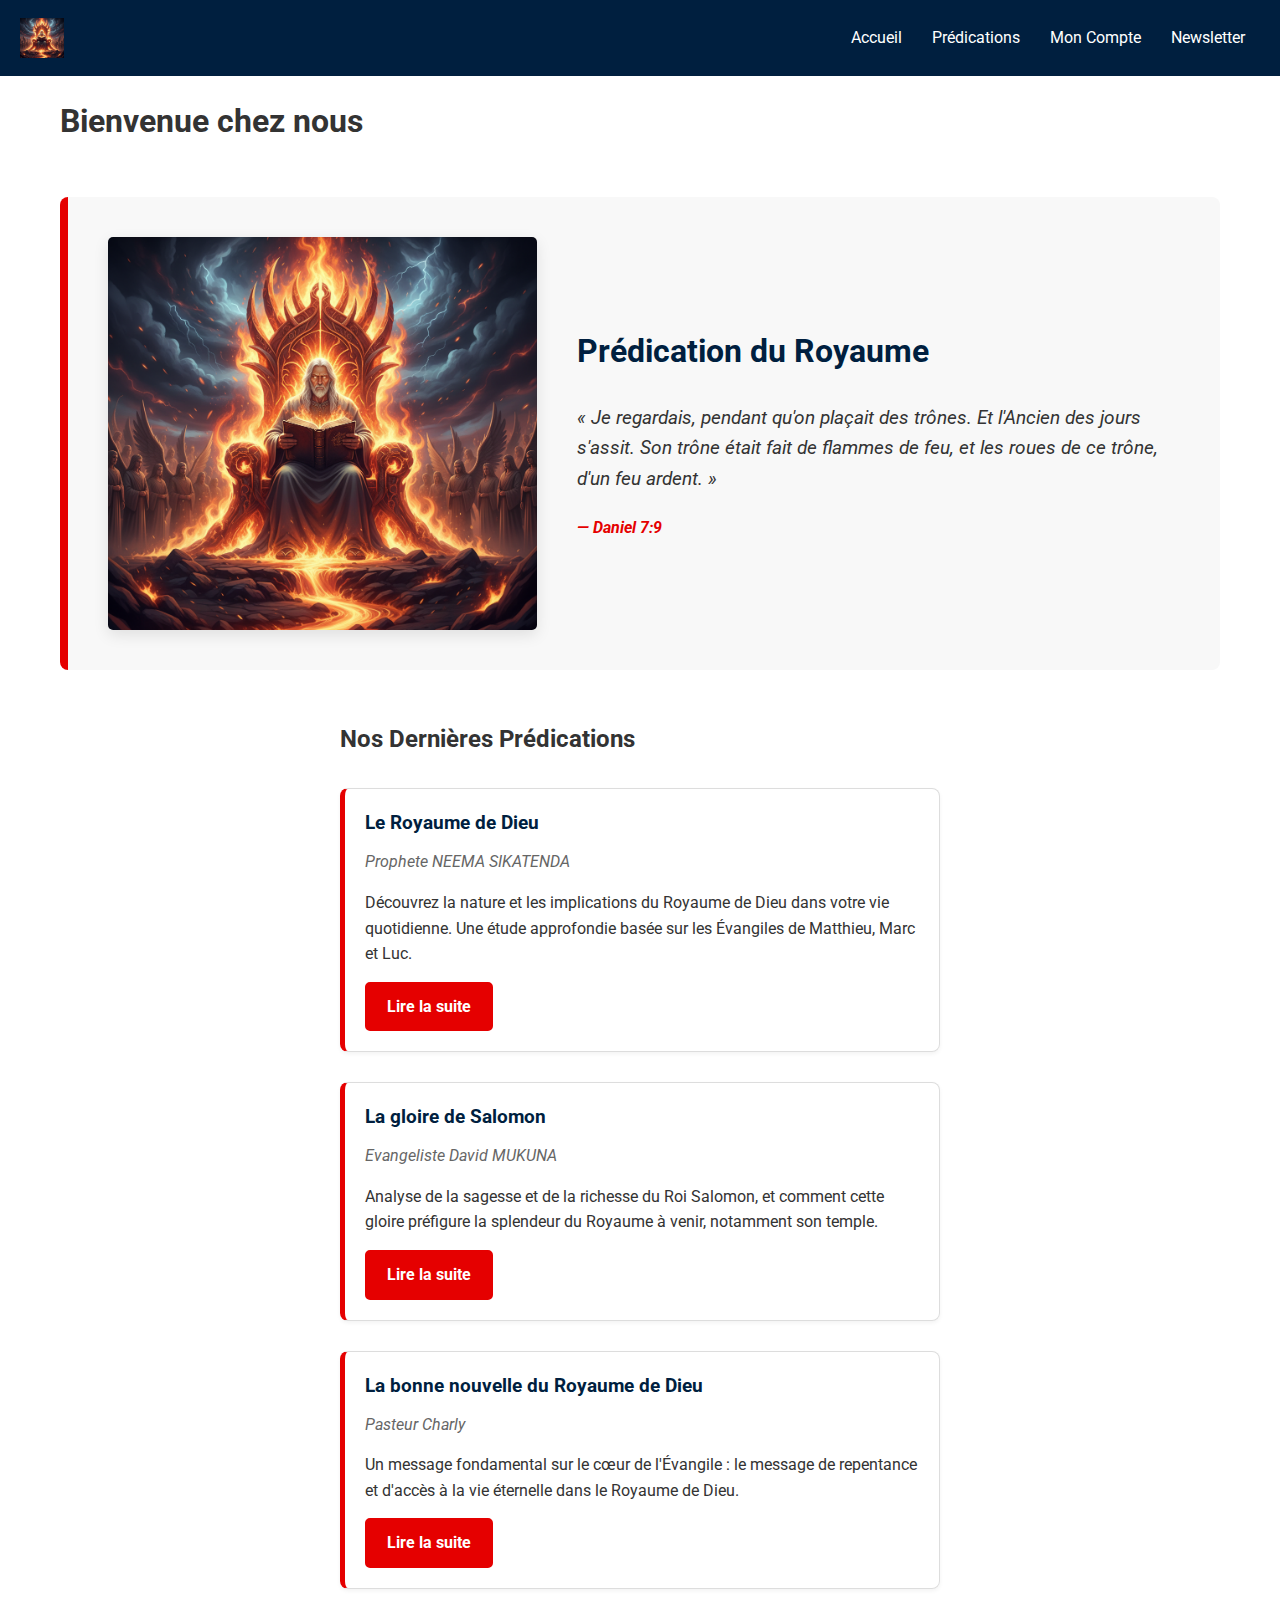
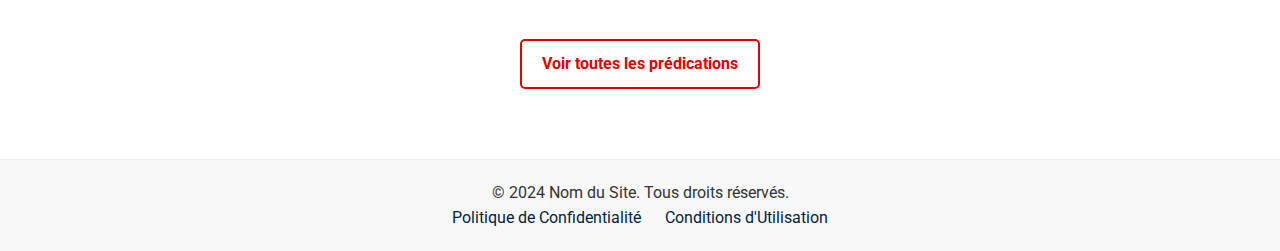
<file: index.html>
<!DOCTYPE html>
<html lang="fr">
<head>
    <meta charset="UTF-8">
    <meta name="viewport" content="width=device-width, initial-scale=1.0">
    <title>Prédications du Royaume</title>
    <link rel="stylesheet" href="style.css">
    <link href="https://fonts.googleapis.com/css2?family=Roboto:wght@400;700&display=swap" rel="stylesheet">
</head>
<body>

    <header class="main-header">
        <div class="logo">
            <img src="image/Image01.png" alt="Logo Prédication du Royaume" class="header-logo">
            Predication du Royaume
        </div>
        <nav class="main-nav">
            <ul>
                <li><a href="index.html">Accueil</a></li>
                <li><a href="predications.html">Prédications</a></li>
                <li><a href="compte.html">Mon Compte</a></li>
                <li><a href="#newsletter">Newsletter</a></li>
            </ul>
        </nav>
    </header>

    <main class="home-content">
        <h1>Bienvenue chez nous</h1>

        <section class="vision-section">
            <img src="image/Image01.png" alt="Vision du Trône de Feu de Daniel 7" class="throne-image">
            <div class="vision-text">
                <h2>Prédication du Royaume</h2>
                <p class="quote">
                    « Je regardais, pendant qu'on plaçait des trônes. Et l'Ancien des jours s'assit. Son trône était fait de flammes de feu, et les roues de ce trône, d'un feu ardent. »
                </p>
                <cite>— Daniel 7:9</cite>
            </div>
        </section>

        <section class="">
            <section class="predications-list">
            </section>
            
        </section>
        
    </main>

    <footer class="main-footer">
        <p>&copy; 2024 Nom du Site. Tous droits réservés.</p>
        <div class="footer-links">
            <a href="#">Politique de Confidentialité</a>
            <a href="#">Conditions d'Utilisation</a>
            </div>
    </footer>

    <script src="script.js"></script>
</body>
</html>
</file>
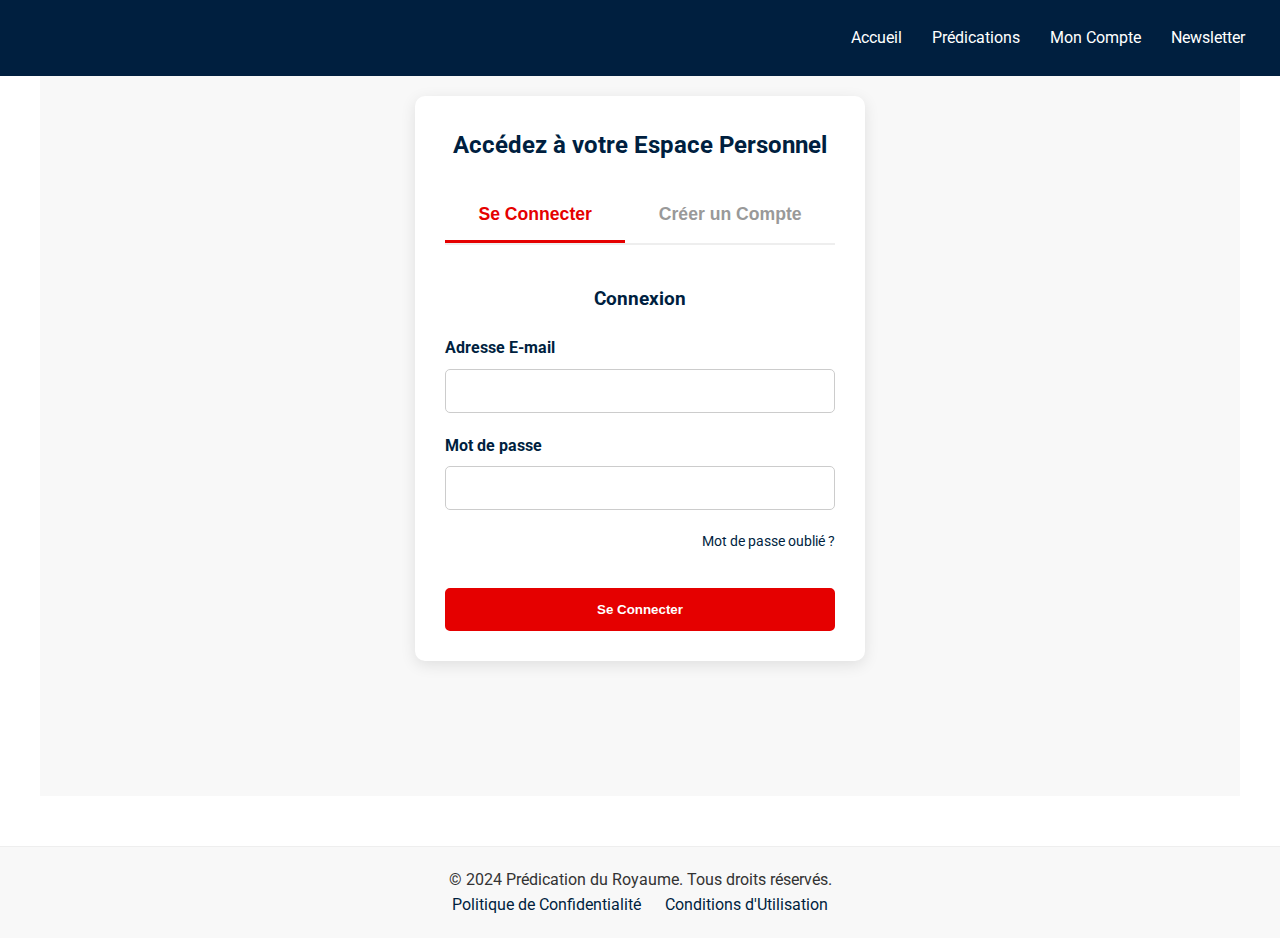
<file: compte.html>
<!DOCTYPE html>
<html lang="fr">
<head>
    <meta charset="UTF-8">
    <meta name="viewport" content="width=device-width, initial-scale=1.0">
    <title>Mon Compte - Prédication du Royaume</title>
    <link rel="stylesheet" href="style.css">
    <link href="https://fonts.googleapis.com/css2?family=Roboto:wght@400;700&display=swap" rel="stylesheet">
</head>
<body>

    <header class="main-header">
        <div class="logo">Prédication du Royaume</div>
        <nav class="main-nav">
            <ul>
                <li><a href="index.html">Accueil</a></li>
                <li><a href="predications.html">Prédications</a></li>
                <li><a href="compte.html">Mon Compte</a></li>
                <li><a href="#newsletter">Newsletter</a></li>
            </ul>
        </nav>
    </header>

    <main class="account-content">
        <div class="account-container">
            
            <h2 class="account-title">Accédez à votre Espace Personnel</h2>
            
            <div class="tab-container">
                <div class="tab-buttons">
                    <button class="tab-btn active" onclick="showTab('login')">Se Connecter</button>
                    <button class="tab-btn" onclick="showTab('register')">Créer un Compte</button>
                </div>
                
                <div id="login" class="tab-content active">
                    <h3>Connexion</h3>
                    <form action="/login" method="POST">
                        <div class="form-group">
                            <label for="login-email">Adresse E-mail</label>
                            <input type="email" id="login-email" name="email" required>
                        </div>
                        <div class="form-group">
                            <label for="login-password">Mot de passe</label>
                            <input type="password" id="login-password" name="password" required>
                        </div>
                        <a href="#" class="forgot-password">Mot de passe oublié ?</a>
                        <button type="submit" class="cta-button submit-account-btn">Se Connecter</button>
                    </form>
                </div>
                
                <div id="register" class="tab-content">
                    <h3>Inscription</h3>
                    <form action="/register" method="POST">
                         <div class="form-group">
                            <label for="register-name">Nom d'Utilisateur</label>
                            <input type="text" id="register-name" name="name" required>
                        </div>
                        <div class="form-group">
                            <label for="register-email">Adresse E-mail</label>
                            <input type="email" id="register-email" name="email" required>
                        </div>
                        <div class="form-group">
                            <label for="register-password">Mot de passe</label>
                            <input type="password" id="register-password" name="password" required>
                        </div>
                        <button type="submit" class="cta-button submit-account-btn">Créer mon Compte</button>
                    </form>
                </div>
            </div>
            
        </div>
    </main>

    <footer class="main-footer">
        <p>&copy; 2024 Prédication du Royaume. Tous droits réservés.</p>
        <div class="footer-links">
            <a href="#">Politique de Confidentialité</a>
            <a href="#">Conditions d'Utilisation</a>
        </div>
    </footer>
    
    <script>
        // Fonction JavaScript simple pour basculer entre les onglets Connexion et Inscription
        function showTab(tabId) {
            // Masquer tout le contenu
            document.querySelectorAll('.tab-content').forEach(content => {
                content.classList.remove('active');
            });
            // Désactiver tous les boutons
            document.querySelectorAll('.tab-btn').forEach(btn => {
                btn.classList.remove('active');
            });

            // Afficher le contenu ciblé
            document.getElementById(tabId).classList.add('active');
            // Activer le bouton correspondant
            document.querySelector(`.tab-btn[onclick="showTab('${tabId}')"]`).classList.add('active');
        }
    </script>
    <script src="script.js"></script>
</body>
</html>
</file>
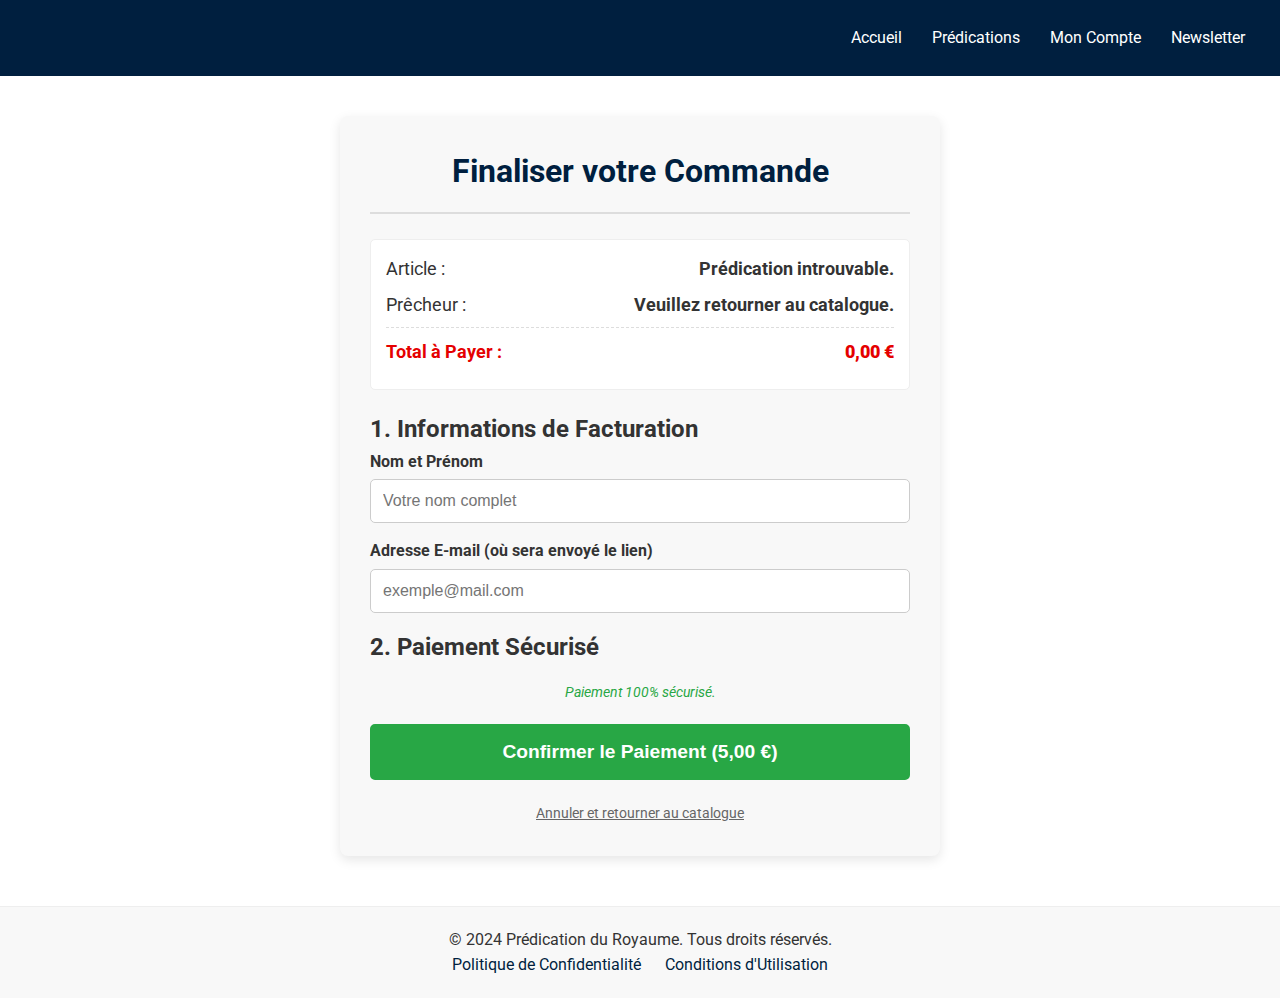
<file: paiement.html>
<!DOCTYPE html>
<html lang="fr">
<head>
    <meta charset="UTF-8">
    <meta name="viewport" content="width=device-width, initial-scale=1.0">
    <title>Paiement Sécurisé - Prédication du Royaume</title>
    
    <link href="https://fonts.googleapis.com/css2?family=Roboto:wght@400;700&display=swap" rel="stylesheet">
    <link rel="stylesheet" href="style.css"> 

    <script type="text/javascript" src="https://js.squareup.com/v2/paymentform"></script>
    <script type="text/javascript" src="https://sandbox.web.squarecdn.com/v1/square.js"></script>
    
    <style>
        /* Définition des Variables de Couleurs (Réutilisées) */
        :root {
            --color-primary: #E50000; /* Rouge vif */
            --color-secondary: #001F3F; /* Bleu foncé */
            --color-background: #FFFFFF;
            --color-text: #333333;
            --color-light-bg: #F8F8F8;
            --color-success: #28a745; /* Vert pour succès */
        }

        /* Styles Spécifiques au Formulaire de Paiement */
        .payment-container {
            max-width: 600px;
            margin: 40px auto;
            padding: 30px;
            background-color: var(--color-light-bg);
            border-radius: 8px;
            box-shadow: 0 4px 12px rgba(0, 0, 0, 0.1);
        }

        .payment-container h1 {
            color: var(--color-secondary);
            text-align: center;
            margin-bottom: 25px;
            border-bottom: 2px solid #ddd;
            padding-bottom: 15px;
        }
        
        /* Section Résumé de la Commande */
        .order-summary {
            background-color: var(--color-background);
            border: 1px solid #eee;
            padding: 15px;
            border-radius: 5px;
            margin-bottom: 20px;
        }

        .order-summary p {
            display: flex;
            justify-content: space-between;
            font-size: 1.1em;
            margin-bottom: 8px;
        }

        .order-summary .total {
            font-weight: 700;
            color: var(--color-primary);
            border-top: 1px dashed #ddd;
            padding-top: 10px;
        }
        
        /* Styles de formulaire */
        .form-group {
            margin-bottom: 15px;
        }

        .form-group label {
            display: block;
            margin-bottom: 5px;
            font-weight: 700;
            color: var(--color-text);
        }

        .form-group input[type="email"],
        .form-group input[type="text"] {
            width: 100%;
            padding: 12px;
            border: 1px solid #ccc;
            border-radius: 5px;
            font-size: 1em;
        }
        
        /* Placeholder pour le module de paiement (Stripe/Square) */
        .payment-module-placeholder {
            min-height: 100px;
            background-color: #e9e9e9;
            border: 1px dashed #aaa;
            border-radius: 5px;
            display: flex;
            align-items: center;
            justify-content: center;
            color: #666;
            margin-top: 20px;
            font-style: italic;
        }

        /* Bouton de confirmation */
        .cta-button.confirm-pay {
            width: 100%;
            padding: 15px;
            font-size: 1.2em;
            margin-top: 20px;
            background-color: var(--color-success);
            border-color: var(--color-success);
        }

        .cta-button.confirm-pay:hover {
            background-color: #1e7e34;
            border-color: #1e7e34;
        }
    </style>
    </head>
<body>

    <header class="main-header">
        <div class="logo">Prédication du Royaume</div>
        <nav class="main-nav">
            <ul>
                <li><a href="index.html">Accueil</a></li>
                <li><a href="predications.html">Prédications</a></li>
                <li><a href="compte.html">Mon Compte</a></li>
                <li><a href="#newsletter">Newsletter</a></li>
            </ul>
        </nav>
    </header>

    <main>
        <div class="payment-container">
            <h1>Finaliser votre Commande</h1>

            <div class="order-summary">
                <p><span>Article :</span> <strong id="sermon-title">Chargement...</strong></p>
                <p><span>Prêcheur :</span> <strong id="sermon-pastor">Chargement...</strong></p>
                <p class="total"><span>Total à Payer :</span> <strong id="sermon-price">Chargement...</strong></p>
            </div>

            <form id="payment-form">
                <h2>1. Informations de Facturation</h2>
                
                <div class="form-group">
                    <label for="user_name">Nom et Prénom</label>
                    <input type="text" id="user_name" name="user_name" required placeholder="Votre nom complet">
                </div>
                
                <div class="form-group">
                    <label for="user_email">Adresse E-mail (où sera envoyé le lien)</label>
                    <input type="email" id="user_email" name="user_email" required placeholder="exemple@mail.com">
                </div>

                <h2>2. Paiement Sécurisé</h2>
                
                <div class="form-group" id="card-container">
                    
                </div>
                
                <p style="font-size: 0.9em; text-align: center; margin-top: 10px;">
                    <i style="color: var(--color-success);">Paiement 100% sécurisé.</i>
                </p>

                <button type="submit" class="cta-button confirm-pay" id="sq-creditcard">Confirmer le Paiement (5,00 €)</button>
            </form>
            
            <p style="text-align: center; margin-top: 20px;">
                <a href="predications.html" style="color: #666; font-size: 0.9em;">Annuler et retourner au catalogue</a>
            </p>
        </div>
    </main>

    <footer class="main-footer">
        <p>&copy; 2024 Prédication du Royaume. Tous droits réservés.</p>
        <div class="footer-links">
            <a href="#">Politique de Confidentialité</a>
            <a href="#">Conditions d'Utilisation</a>
        </div>
    </footer>

    <script src="script-payment.js"></script> 
</body>
</html>
</file>
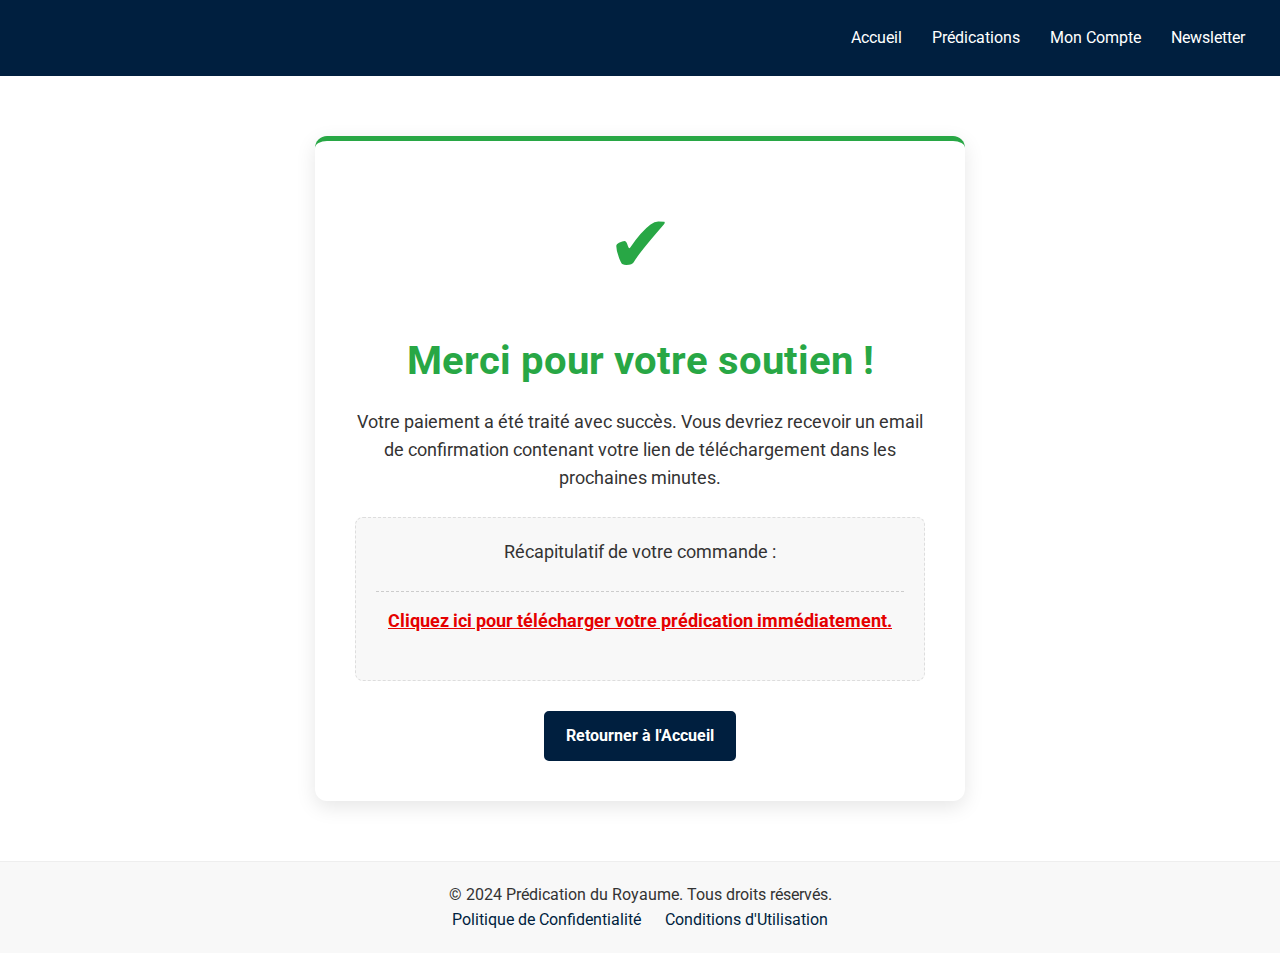
<file: payment-success.html>
<!DOCTYPE html>
<html lang="fr">
<head>
    <meta charset="UTF-8">
    <meta name="viewport" content="width=device-width, initial-scale=1.0">
    <title>Paiement Réussi - Prédication du Royaume</title>
    
    <link href="https://fonts.googleapis.com/css2?family=Roboto:wght@400;700&display=swap" rel="stylesheet">
    <link rel="stylesheet" href="style.css"> 
    
    <style>
        :root {
            --color-primary: #E50000;
            --color-secondary: #001F3F;
            --color-success: #28a745; /* Vert */
            --color-light-bg: #F8F8F8;
            --color-background: #FFFFFF;
        }

        .success-container {
            max-width: 650px;
            margin: 60px auto;
            padding: 40px;
            background-color: var(--color-background);
            border-radius: 12px;
            box-shadow: 0 6px 20px rgba(0, 0, 0, 0.1);
            text-align: center;
            border-top: 5px solid var(--color-success);
        }

        .success-container h1 {
            color: var(--color-success);
            font-size: 2.5em;
            margin-bottom: 15px;
        }
        
        .success-container p {
            font-size: 1.1em;
            color: var(--color-text);
            margin-bottom: 25px;
        }

        .icon-check {
            font-size: 5em;
            color: var(--color-success);
            margin-bottom: 20px;
            display: block;
        }
        
        .confirmation-box {
            background-color: var(--color-light-bg);
            padding: 20px;
            border-radius: 8px;
            margin-bottom: 30px;
            border: 1px dashed #ddd;
        }
        
        .confirmation-box strong {
            display: block;
            margin-top: 5px;
            color: var(--color-secondary);
            font-size: 1.2em;
        }

        .download-link {
            font-weight: 700;
            color: var(--color-primary);
            text-decoration: underline;
        }
        
        /* Bouton Retour Accueil */
        .cta-button.home {
            background-color: var(--color-secondary);
            border-color: var(--color-secondary);
        }

        .cta-button.home:hover {
            background-color: #003366;
        }
    </style>
    </head>
<body>

    <header class="main-header">
        <div class="logo">Prédication du Royaume</div>
        <nav class="main-nav">
            <ul>
                <li><a href="index.html">Accueil</a></li>
                <li><a href="predications.html">Prédications</a></li>
                <li><a href="compte.html">Mon Compte</a></li>
                <li><a href="#newsletter">Newsletter</a></li>
            </ul>
        </nav>
    </header>

    <main>
        <div class="success-container">
            <span class="icon-check">✔</span> 
            
            <h1 id="success-message">Merci pour votre soutien !</h1>
            
            <p>
                Votre paiement a été traité avec succès. Vous devriez recevoir un email de confirmation contenant votre lien de téléchargement dans les prochaines minutes.
            </p>

            <div class="confirmation-box">
                <p>Récapitulatif de votre commande :</p>
                <p id="order-details-title"></p>
                <p id="order-details-email"></p>
                
                <hr style="border: 0; border-top: 1px dashed #ccc; margin: 15px 0;">
                
                <p>
                    <a href="#" class="download-link" id="direct-download-link">Cliquez ici pour télécharger votre prédication immédiatement.</a>
                </p>
            </div>

            <p style="font-size: 0.9em; color: #666; margin-top: 20px;">
                <span id="email-status"></span>
            </p>
            
            <a href="index.html" class="cta-button home">Retourner à l'Accueil</a>
        </div>
    </main>

    <footer class="main-footer">
        <p>&copy; 2024 Prédication du Royaume. Tous droits réservés.</p>
        <div class="footer-links">
            <a href="#">Politique de Confidentialité</a>
            <a href="#">Conditions d'Utilisation</a>
        </div>
    </footer>

    <script src="script-success.js"></script> 
</body>
</html>
</file>
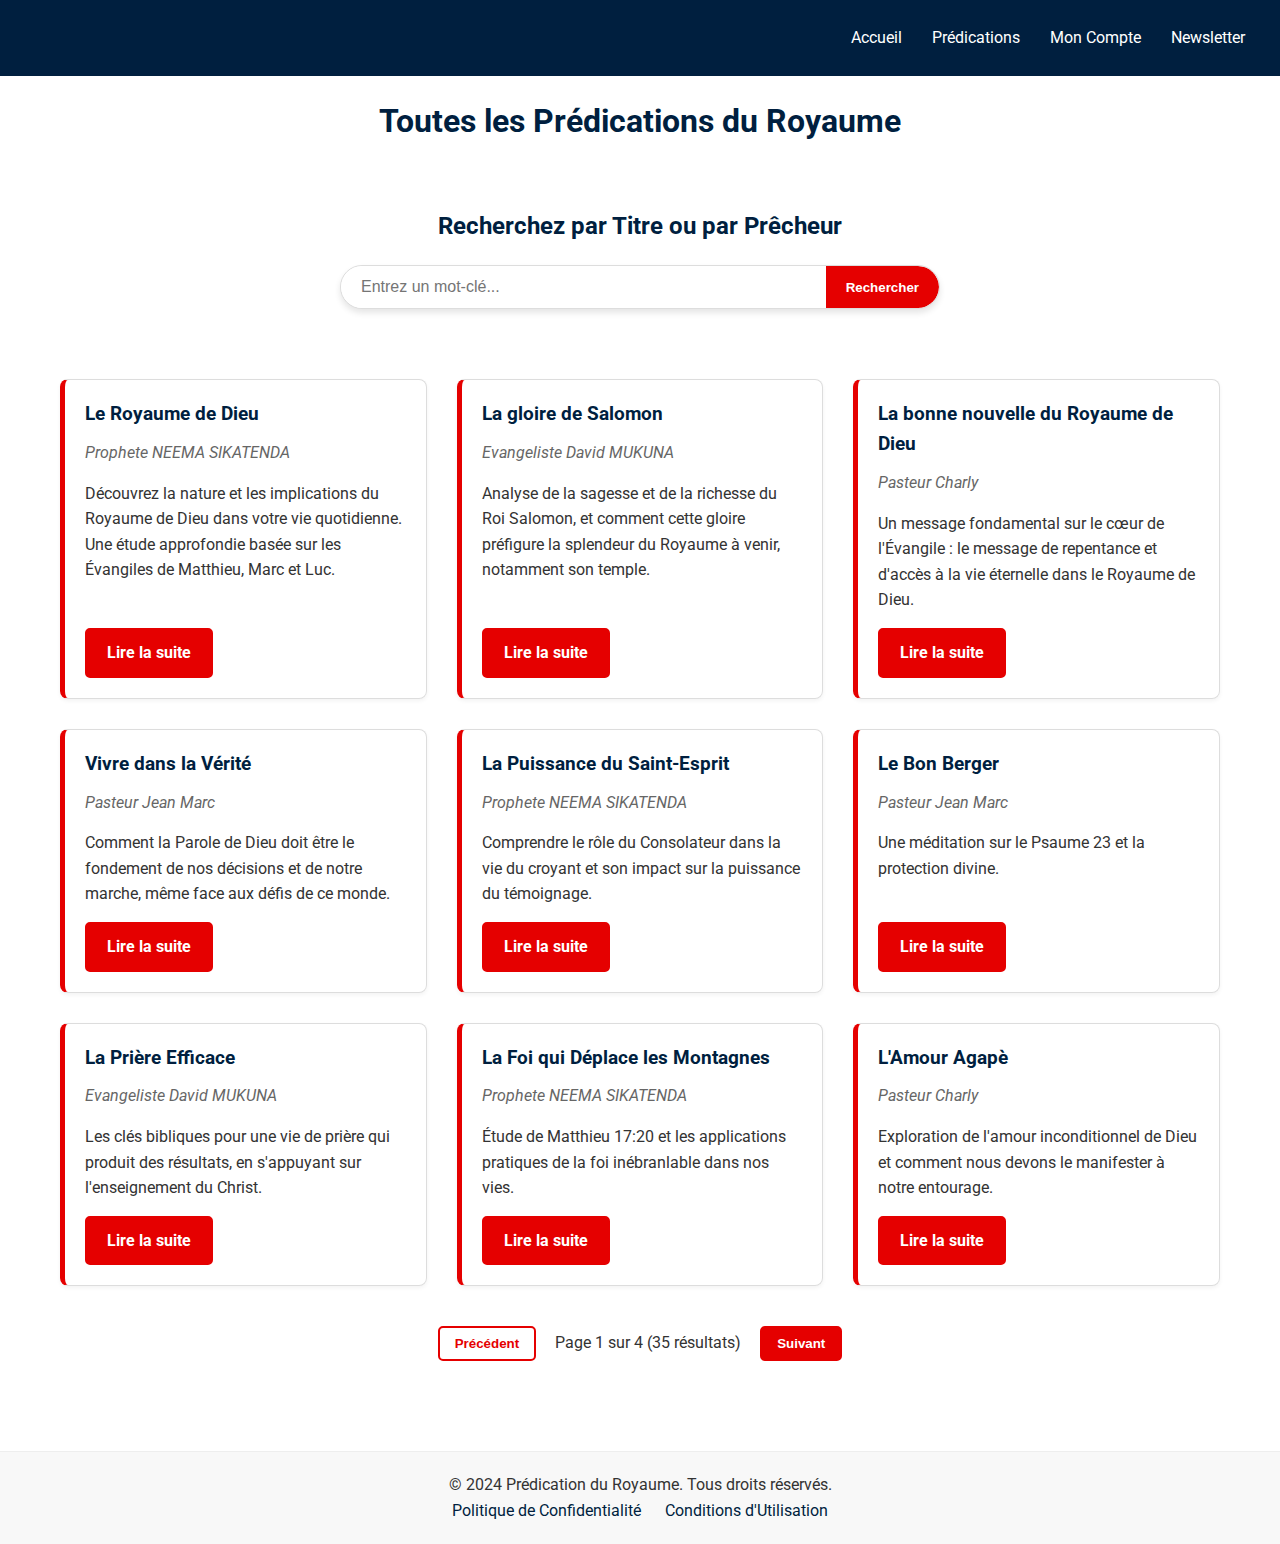
<file: predications.html>
<!DOCTYPE html>
<html lang="fr">
<head>
    <meta charset="UTF-8">
    <meta name="viewport" content="width=device-width, initial-scale=1.0">
    <title>Toutes les Prédications - Prédication du Royaume</title>
    <link rel="stylesheet" href="style.css"> 
    <link href="https://fonts.googleapis.com/css2?family=Roboto:wght@400;700&display=swap" rel="stylesheet">
</head>
<body>

    <header class="main-header">
        <div class="logo">Prédication du Royaume</div>
        <nav class="main-nav">
            <ul>
                <li><a href="index.html">Accueil</a></li>
                <li><a href="predications.html">Prédications</a></li>
                <li><a href="compte.html">Mon Compte</a></li>
                <li><a href="#newsletter">Newsletter</a></li>
            </ul>
        </nav>
    </header>

    <main class="predications-page-content">
        <h1>Toutes les Prédications du Royaume</h1>
        
        <section class="search-section">
            <h2 style="font-size: 1.5em;">Recherchez par Titre ou par Prêcheur</h2>
            <div class="search-bar">
                <input type="text" placeholder="Entrez un mot-clé..." id="search-input">
                <button type="button">Rechercher</button>
            </div>
        </section>

        <section class="all-predications-list" id="all-predications-container">
            
        </section>

        <div class="pagination" style="text-align: center; margin-top: 40px; margin-bottom: 20px;">
            <button id="prev-btn" class="cta-button secondary" style="padding: 8px 15px;" disabled>Précédent</button>
            
            <span id="page-status" style="margin: 0 15px;">Chargement...</span> 
            
            <button id="next-btn" class="cta-button" style="padding: 8px 15px;">Suivant</button>
        </div>
        
    </main>

    <footer class="main-footer">
        <p>&copy; 2024 Prédication du Royaume. Tous droits réservés.</p>
        <div class="footer-links">
            <a href="#">Politique de Confidentialité</a>
            <a href="#">Conditions d'Utilisation</a>
        </div>
    </footer>

    <script src="script.js"></script> 
</body>
</html>
</file>
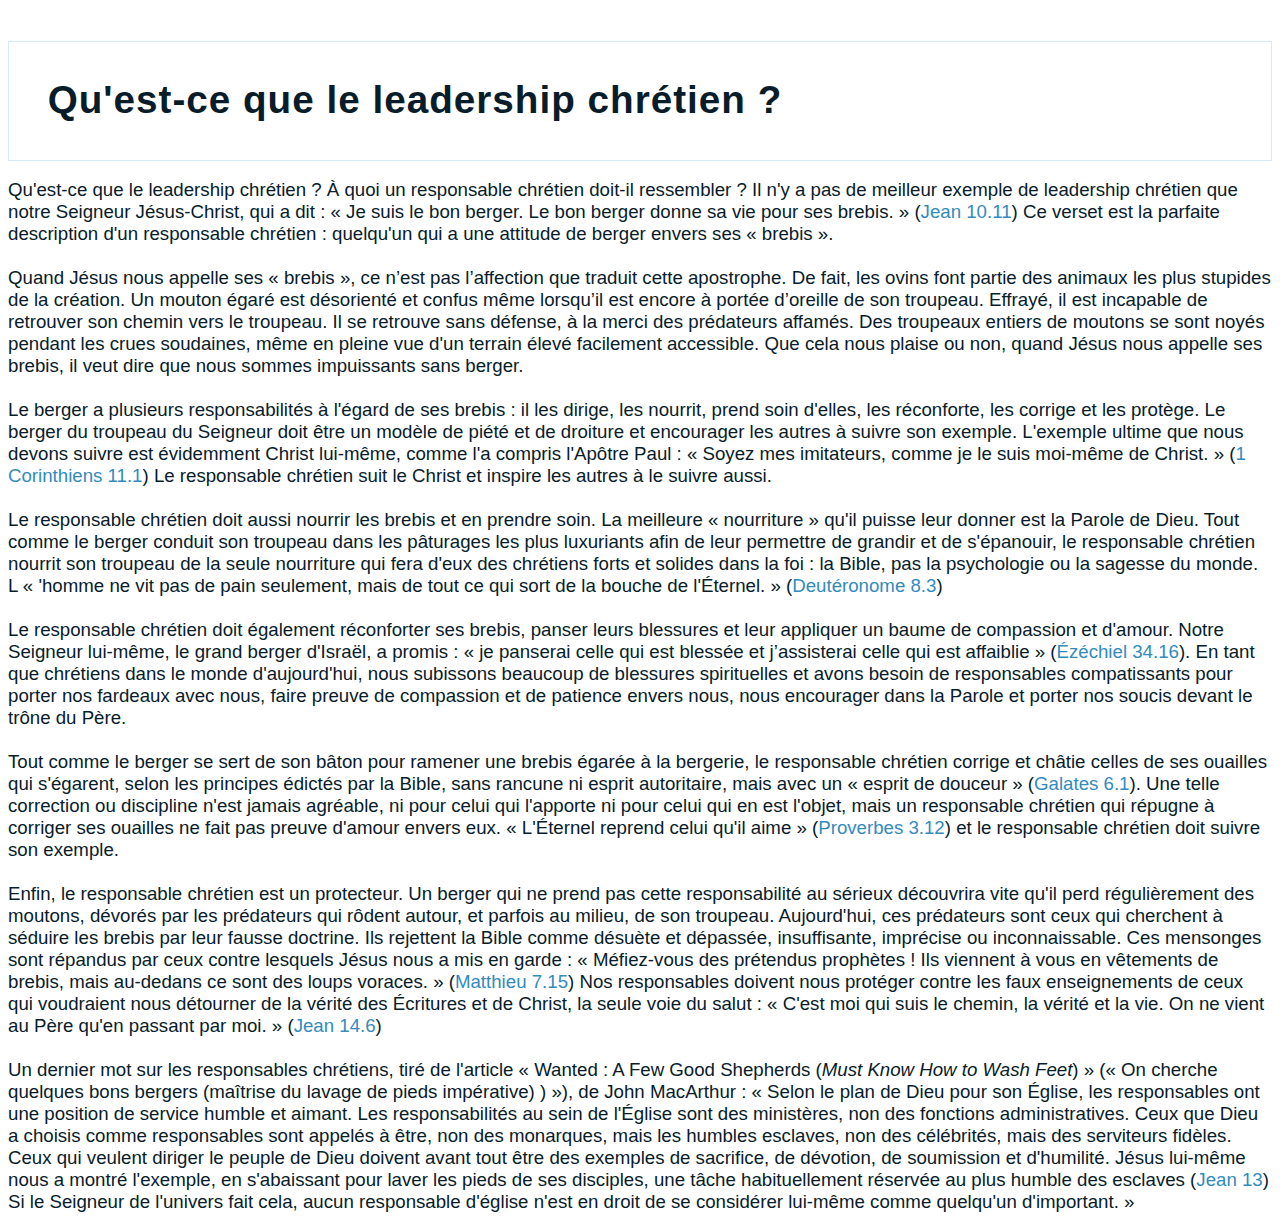
<file: Predications/1.htm>
<html>

<head>
<meta http-equiv=Content-Type content="text/html; charset=windows-1252">
<meta name=Generator content="Microsoft Word 15 (filtered)">
<style>
<!--
 /* Font Definitions */
 @font-face
	{font-family:"Cambria Math";
	panose-1:2 4 5 3 5 4 6 3 2 4;}
@font-face
	{font-family:Calibri;
	panose-1:2 15 5 2 2 2 4 3 2 4;}
@font-face
	{font-family:"Segoe UI";
	panose-1:2 11 5 2 4 2 4 2 2 3;}
 /* Style Definitions */
 p.MsoNormal, li.MsoNormal, div.MsoNormal
	{margin-top:0cm;
	margin-right:0cm;
	margin-bottom:8.0pt;
	margin-left:0cm;
	line-height:105%;
	font-size:11.0pt;
	font-family:"Calibri",sans-serif;}
h1
	{mso-style-link:"Titre 1 Car";
	margin-right:0cm;
	margin-left:0cm;
	font-size:24.0pt;
	font-family:"Times New Roman",serif;}
span.Titre1Car
	{mso-style-name:"Titre 1 Car";
	mso-style-link:"Titre 1";
	font-family:"Times New Roman",serif;
	font-weight:bold;}
p.msonormal0, li.msonormal0, div.msonormal0
	{mso-style-name:msonormal;
	margin-right:0cm;
	margin-left:0cm;
	font-size:12.0pt;
	font-family:"Times New Roman",serif;}
p.msochpdefault, li.msochpdefault, div.msochpdefault
	{mso-style-name:msochpdefault;
	margin-right:0cm;
	margin-left:0cm;
	font-size:12.0pt;
	font-family:"Calibri",sans-serif;}
p.msopapdefault, li.msopapdefault, div.msopapdefault
	{mso-style-name:msopapdefault;
	margin-right:0cm;
	margin-bottom:8.0pt;
	margin-left:0cm;
	line-height:105%;
	font-size:12.0pt;
	font-family:"Times New Roman",serif;}
span.bible-link
	{mso-style-name:bible-link;}
.MsoChpDefault
	{font-size:10.0pt;
	font-family:"Calibri",sans-serif;}
@page WordSection1
	{size:595.3pt 841.9pt;
	margin:70.85pt 70.85pt 70.85pt 70.85pt;}
div.WordSection1
	{page:WordSection1;}
-->
</style>

</head>

<body lang=FR>

<div class=WordSection1>

<p class=MsoNormal style='line-height:normal'><b><span style='font-size:14.5pt;
font-family:"Segoe UI",sans-serif;color:white;text-transform:uppercase;
letter-spacing:.75pt'>&nbsp;</span></b></p>

<div style='border:solid #D6EAF9 1.0pt;padding:29.0pt 29.0pt 29.0pt 29.0pt'>

<p class=MsoNormal style='margin-bottom:0cm;margin-bottom:.0001pt'><b><span
style='font-size:29.0pt;line-height:105%;font-family:"Segoe UI",sans-serif;
color:#081C2A;letter-spacing:.75pt'>Qu'est-ce que le leadership chr�tien ?</span></b></p>

</div>

<p class=MsoNormal style='line-height:normal;background:white'><span
style='font-size:12.0pt;font-family:"Segoe UI",sans-serif;color:#081C2A;
background:white'><br>
</span><span style='font-size:14.0pt;font-family:"Segoe UI",sans-serif;
color:#081C2A;background:white'>Qu'est-ce que le leadership chr�tien ? � quoi
un responsable chr�tien doit-il ressembler ? Il n'y a pas de meilleur exemple
de leadership chr�tien que notre Seigneur J�sus-Christ, qui a dit : � Je suis
le bon berger. Le bon berger donne sa vie pour ses brebis. � (</span><span
style='font-size:14.0pt;font-family:"Segoe UI",sans-serif;color:#338BBD;
background:white'>Jean 10.11</span><span style='font-size:14.0pt;font-family:
"Segoe UI",sans-serif;color:#081C2A;background:white'>) Ce verset est la
parfaite description d'un responsable chr�tien : quelqu'un qui a une attitude
de berger envers ses � brebis �.<br>
<br>
Quand J�sus nous appelle ses � brebis �, ce n�est pas l�affection que traduit
cette apostrophe. De fait, les ovins font partie des animaux les plus stupides
de la cr�ation. Un mouton �gar� est d�sorient� et confus m�me lorsqu�il est
encore � port�e d�oreille de son troupeau. Effray�, il est incapable de
retrouver son chemin vers le troupeau. Il se retrouve sans d�fense, � la merci
des pr�dateurs affam�s. Des troupeaux entiers de moutons se sont noy�s pendant
les crues soudaines, m�me en pleine vue d'un terrain �lev� facilement
accessible. Que cela nous plaise ou non, quand J�sus nous appelle ses brebis,
il veut dire que nous sommes impuissants sans berger.<br>
<br>
Le berger a plusieurs responsabilit�s � l'�gard de ses brebis : il les dirige,
les nourrit, prend soin d'elles, les r�conforte, les corrige et les prot�ge. Le
berger du troupeau du Seigneur doit �tre un mod�le de pi�t� et de droiture et
encourager les autres � suivre son exemple. L'exemple ultime que nous devons
suivre est �videmment Christ lui-m�me, comme l'a compris l'Ap�tre Paul : �
Soyez mes imitateurs, comme je le suis moi-m�me de Christ. � (</span><span
style='font-size:14.0pt;font-family:"Segoe UI",sans-serif;color:#338BBD;
background:white'>1 Corinthiens 11.1</span><span style='font-size:14.0pt;
font-family:"Segoe UI",sans-serif;color:#081C2A;background:white'>) Le
responsable chr�tien suit le Christ et inspire les autres � le suivre aussi.<br>
<br>
Le responsable chr�tien doit aussi nourrir les brebis et en prendre soin. La meilleure
� nourriture � qu'il puisse leur donner est la Parole de Dieu. Tout comme le
berger conduit son troupeau dans les p�turages les plus luxuriants afin de leur
permettre de grandir et de s'�panouir, le responsable chr�tien nourrit son
troupeau de la seule nourriture qui fera d'eux des chr�tiens forts et solides
dans la foi : la Bible, pas la psychologie ou la sagesse du monde. L � 'homme
ne vit pas de pain seulement, mais de tout ce qui sort de la bouche de
l'�ternel. � (</span><span style='font-size:14.0pt;font-family:"Segoe UI",sans-serif;
color:#338BBD;background:white'>Deut�ronome 8.3</span><span style='font-size:
14.0pt;font-family:"Segoe UI",sans-serif;color:#081C2A;background:white'>)<br>
<br>
Le responsable chr�tien doit �galement r�conforter ses brebis, panser leurs
blessures et leur appliquer un baume de compassion et d'amour. Notre Seigneur
lui-m�me, le grand berger d'Isra�l, a promis : � je panserai celle qui est
bless�e et j�assisterai celle qui est affaiblie � (</span><span
style='font-size:14.0pt;font-family:"Segoe UI",sans-serif;color:#338BBD;
background:white'>�z�chiel 34.16</span><span style='font-size:14.0pt;
font-family:"Segoe UI",sans-serif;color:#081C2A;background:white'>). En tant
que chr�tiens dans le monde d'aujourd'hui, nous subissons beaucoup de blessures
spirituelles et avons besoin de responsables compatissants pour porter nos
fardeaux avec nous, faire preuve de compassion et de patience envers nous, nous
encourager dans la Parole et porter nos soucis devant le tr�ne du P�re.<br>
<br>
Tout comme le berger se sert de son b�ton pour ramener une brebis �gar�e � la
bergerie, le responsable chr�tien corrige et ch�tie celles de ses ouailles qui
s'�garent, selon les principes �dict�s par la Bible, sans rancune ni esprit
autoritaire, mais avec un � esprit de douceur � (</span><span style='font-size:
14.0pt;font-family:"Segoe UI",sans-serif;color:#338BBD;background:white'>Galates
6.1</span><span style='font-size:14.0pt;font-family:"Segoe UI",sans-serif;
color:#081C2A;background:white'>). Une telle correction ou discipline n'est
jamais agr�able, ni pour celui qui l'apporte ni pour celui qui en est l'objet,
mais un responsable chr�tien qui r�pugne � corriger ses ouailles ne fait pas
preuve d'amour envers eux. � L'�ternel reprend celui qu'il aime � (</span><span
style='font-size:14.0pt;font-family:"Segoe UI",sans-serif;color:#338BBD;
background:white'>Proverbes 3.12</span><span style='font-size:14.0pt;
font-family:"Segoe UI",sans-serif;color:#081C2A;background:white'>) et le
responsable chr�tien doit suivre son exemple.<br>
<br>
Enfin, le responsable chr�tien est un protecteur. Un berger qui ne prend pas
cette responsabilit� au s�rieux d�couvrira vite qu'il perd r�guli�rement des
moutons, d�vor�s par les pr�dateurs qui r�dent autour, et parfois au milieu, de
son troupeau. Aujourd'hui, ces pr�dateurs sont ceux qui cherchent � s�duire les
brebis par leur fausse doctrine. Ils rejettent la Bible comme d�su�te et
d�pass�e, insuffisante, impr�cise ou inconnaissable. Ces mensonges sont
r�pandus par ceux contre lesquels J�sus nous a mis en garde : � M�fiez-vous des
pr�tendus proph�tes ! Ils viennent � vous en v�tements de brebis, mais
au-dedans ce sont des loups voraces. � (</span><span style='font-size:14.0pt;
font-family:"Segoe UI",sans-serif;color:#338BBD;background:white'>Matthieu 7.15</span><span
style='font-size:14.0pt;font-family:"Segoe UI",sans-serif;color:#081C2A;
background:white'>) Nos responsables doivent nous prot�ger contre les faux
enseignements de ceux qui voudraient nous d�tourner de la v�rit� des �critures
et de Christ, la seule voie du salut : � C'est moi qui suis le chemin, la
v�rit� et la vie. On ne vient au P�re qu'en passant par moi. � (</span><span
style='font-size:14.0pt;font-family:"Segoe UI",sans-serif;color:#338BBD;
background:white'>Jean 14.6</span><span style='font-size:14.0pt;font-family:
"Segoe UI",sans-serif;color:#081C2A;background:white'>)<br>
<br>
Un dernier mot sur les responsables chr�tiens, tir� de l'article � Wanted : A
Few Good Shepherds (<i>Must Know How to Wash Feet</i>) � (� On cherche quelques
bons bergers (ma�trise du lavage de pieds imp�rative) ) �), de John MacArthur :
� Selon le plan de Dieu pour son �glise, les responsables ont une position de
service humble et aimant. Les responsabilit�s au sein de l'�glise sont des
minist�res, non des fonctions administratives. Ceux que Dieu a choisis comme
responsables sont appel�s � �tre, non des monarques, mais les humbles esclaves,
non des c�l�brit�s, mais des serviteurs fid�les. Ceux qui veulent diriger le
peuple de Dieu doivent avant tout �tre des exemples de sacrifice, de d�votion,
de soumission et d'humilit�. J�sus lui-m�me nous a montr� l'exemple, en
s'abaissant pour laver les pieds de ses disciples, une t�che habituellement
r�serv�e au plus humble des esclaves (</span><span style='font-size:14.0pt;
font-family:"Segoe UI",sans-serif;color:#338BBD;background:white'>Jean 13</span><span
style='font-size:14.0pt;font-family:"Segoe UI",sans-serif;color:#081C2A;
background:white'>) Si le Seigneur de l'univers fait cela, aucun responsable
d'�glise n'est en droit de se consid�rer lui-m�me comme quelqu'un d'important.
�</span></p>

</div>

</body>

</html>
</file>
<file: style.css>
/* Définition des Variables de Couleurs */
:root {
    --color-primary: #E50000; /* Rouge vif pour l'action et l'accent */
    --color-secondary: #001F3F; /* Bleu foncé pour les accents et le texte de l'en-tête */
    --color-background: #FFFFFF; /* Blanc pour le fond principal */
    --color-text: #333333; /* Gris foncé pour le texte principal */
    --color-light-bg: #F8F8F8; /* Un gris très clair pour les sections */
}

/* Styles Généraux et Typographie */
* {
    box-sizing: border-box;
    margin: 0;
    padding: 0;
}

body {
    font-family: 'Roboto', sans-serif; /* Police moderne et lisible */
    line-height: 1.6;
    color: var(--color-text);
    background-color: var(--color-background);
}

.home-content {
    max-width: 1200px;
    margin: 0 auto;
    padding: 20px;
}

/* --- 1. En-tête et Navigation --- */
.main-header {
    background-color: var(--color-secondary); /* Bleu foncé */
    color: white;
    padding: 15px 20px;
    display: flex;
    justify-content: space-between;
    align-items: center;
}

/* --- NOUVEAUX STYLES POUR LE LOGO IMAGE --- */
.header-logo {
    height: 40px; /* Définir une hauteur standard pour le logo */
    width: auto; /* Maintient le ratio d'aspect */
    vertical-align: middle; /* Alignement vertical si nécessaire */
}

/* Modifiez si nécessaire l'alignement du conteneur .logo si vous en avez besoin */
.logo {
    /* Supprimez le style de police si vous ne voulez plus de texte visible */
    font-size: 0; 
}

.main-nav ul {
    list-style: none;
    display: flex;
}

.main-nav ul li a {
    color: white;
    text-decoration: none;
    padding: 10px 15px;
    display: block;
    transition: background-color 0.3s;
}

.main-nav ul li a:hover {
    background-color: rgba(255, 255, 255, 0.1);
}

/* --- Boutons et Liens d'Action (CTA) --- */
.cta-button {
    display: inline-block;
    padding: 10px 20px;
    background-color: var(--color-primary); /* Rouge vif */
    color: white;
    text-decoration: none;
    border-radius: 5px;
    font-weight: 700;
    transition: background-color 0.3s;
    border: 2px solid var(--color-primary);
}

.cta-button:hover {
    background-color: #CC0000; /* Un rouge légèrement plus foncé */
}

.cta-button.secondary {
    background-color: transparent;
    color: var(--color-primary);
    border: 2px solid var(--color-primary);
}

.cta-button.secondary:hover {
    background-color: var(--color-primary);
    color: white;
}

/* --- Liste des Prédications --- */
.predications-list {
    display: grid;
    /* On change la grille pour n'avoir qu'UNE SEULE colonne à 100% de la largeur */
    grid-template-columns: 1fr;
    gap: 30px;
    margin-top: 30px;
    max-width: 600px; /* Optionnel : Limiter la largeur du conteneur pour que les cartes ne soient pas trop grandes */
    margin-left: auto;
    margin-right: auto;
}

.predication-card {
    border: 1px solid #ddd;
    border-left: 5px solid var(--color-primary); /* Accent rouge */
    padding: 20px;
    border-radius: 8px;
    box-shadow: 0 2px 4px rgba(0,0,0,0.05);
}

.predication-card h3 {
    color: var(--color-secondary);
    margin-bottom: 10px;
}

.pastor-name {
    font-style: italic;
    color: #666;
    margin-bottom: 15px;
}

/* --- Pied de Page --- */
.main-footer {
    background-color: var(--color-light-bg);
    color: var(--color-text);
    text-align: center;
    padding: 20px;
    border-top: 1px solid #eee;
    margin-top: 50px;
}

.footer-links a {
    color: var(--color-secondary);
    text-decoration: none;
    margin: 0 10px;
}

/* Pour le Responsive Design (Adaptabilité) - Ex. pour mobile */
@media (max-width: 768px) {
    .main-header {
        flex-direction: column;
        text-align: center;
    }

    .main-nav ul {
        flex-direction: column;
        padding-top: 10px;
    }

    .main-nav ul li a {
        padding: 5px 0;
    }

    .predications-list {
        grid-template-columns: 1fr; /* Une seule colonne sur mobile */
    }
}

/* --- Barre de Recherche Stylée (Inspirée de Google) --- */

.search-section {
    padding: 40px 0;
    text-align: center;
}

.search-section h2 {
    margin-bottom: 20px;
    color: var(--color-secondary);
}

.search-bar {
    max-width: 600px;
    margin: 0 auto;
    display: flex;
    box-shadow: 0 4px 6px rgba(0, 0, 0, 0.1); /* Ombre légère comme Google */
    border-radius: 25px; /* Bords arrondis */
    overflow: hidden; /* Assure que le contenu ne dépasse pas les bords arrondis */
    background-color: var(--color-background);
    border: 1px solid #ddd; /* Bordure fine pour la définition */
}

.search-bar input[type="text"] {
    flex-grow: 1;
    padding: 12px 20px;
    border: none; /* Supprime la bordure native */
    outline: none;
    font-size: 1em;
    border-radius: 25px 0 0 25px; /* Bords arrondis uniquement à gauche */
}

.search-bar button {
    background-color: var(--color-primary); /* Rouge vif */
    color: white;
    border: none;
    padding: 12px 20px;
    cursor: pointer;
    font-weight: 700;
    transition: background-color 0.3s;
    /* On n'arrondit pas le bouton à gauche pour qu'il s'aligne avec l'input */
    border-radius: 0 25px 25px 0; /* Bords arrondis uniquement à droite */
}

.search-bar button:hover {
    background-color: #CC0000;
}

/* Ajustement du Responsive pour la barre de recherche */
@media (max-width: 650px) {
    .search-bar {
        border-radius: 8px; /* Moins d'arrondi sur mobile pour optimiser l'espace */
    }
    .search-bar input[type="text"],
    .search-bar button {
        border-radius: 0;
    }
    .search-bar input[type="text"] {
        padding: 10px 15px;
    }
    .search-bar button {
        padding: 10px 15px;
    }
}

/* --- Style de la Section Vision (Trône de Feu) --- */

.vision-section {
    display: flex;
    align-items: center;
    justify-content: space-between;
    gap: 40px;
    margin: 50px 0;
    padding: 40px;
    background-color: var(--color-light-bg); /* Fond gris très clair */
    border-left: 8px solid var(--color-primary); /* Ligne rouge à gauche */
    border-radius: 8px;
}

.throne-image {
    max-width: 40%;
    height: auto;
    border-radius: 5px;
    box-shadow: 0 5px 15px rgba(0, 0, 0, 0.1);
}

.vision-text {
    max-width: 60%;
}

.vision-text h2 {
    color: var(--color-secondary);
    margin-bottom: 15px;
    font-size: 2em;
}

.vision-text .quote {
    font-size: 1.2em;
    font-style: italic;
    color: var(--color-text);
    padding: 10px 0;
}

.vision-text cite {
    display: block;
    margin-top: 10px;
    font-weight: 700;
    color: var(--color-primary);
}

/* Ajustement pour le Responsive Design (Mobile) */
@media (max-width: 768px) {
    .vision-section {
        flex-direction: column; /* L'image au-dessus du texte */
        padding: 20px;
    }

    .throne-image,
    .vision-text {
        max-width: 100%;
        text-align: center;
    }
    
    .throne-image {
        margin-bottom: 20px;
    }
}

/* --- Styles de la Page de Détail de Prédication --- */

.predication-detail-content {
    padding: 40px 20px;
}

.content-wrapper {
    max-width: 800px; /* Limiter la largeur pour une meilleure lisibilité du texte long */
    margin: 0 auto;
}

.back-link {
    display: inline-block;
    color: var(--color-primary);
    text-decoration: none;
    margin-bottom: 20px;
    font-weight: 700;
}

.predication-detail-content h1 {
    color: var(--color-secondary);
    font-size: 2.5em;
    margin-bottom: 10px;
}

.pastor-info {
    font-style: italic;
    color: #666;
    margin-bottom: 20px;
}

/* --- Mise en page du Contenu (Article) --- */
.full-sermon-text h2,
.full-sermon-text h3 {
    color: var(--color-primary);
    margin-top: 30px;
    margin-bottom: 15px;
    border-bottom: 2px solid rgba(229, 0, 0, 0.1); /* Ligne subtile sous les titres */
    padding-bottom: 5px;
}

.full-sermon-text p {
    margin-bottom: 20px;
    text-align: justify;
}

/* Style de la citation (Blockquote) */
blockquote {
    background-color: var(--color-light-bg);
    border-left: 5px solid var(--color-secondary);
    padding: 15px 20px;
    margin: 20px 0;
    font-style: italic;
    color: var(--color-secondary);
}

blockquote cite {
    display: block;
    text-align: right;
    margin-top: 10px;
    font-weight: 400;
    color: #666;
}

.full-sermon-text ul {
    list-style-type: disc;
    margin-left: 40px;
    margin-bottom: 20px;
}

/* --- Section de Téléchargement --- */
.download-cta {
    text-align: center;
    margin: 40px 0;
    padding: 30px;
    background-color: #fcebeb; /* Rouge très pâle */
    border: 1px dashed var(--color-primary);
    border-radius: 8px;
}

.download-cta p {
    margin-top: 10px;
    font-size: 0.9em;
    color: #999;
}

.download-button {
    font-size: 1.1em;
    padding: 15px 30px;
}

/* --- Section de Partage Social --- */
.social-share {
    margin-top: 50px;
    padding-top: 20px;
    border-top: 1px solid #eee;
    text-align: center;
}

.social-share p {
    font-weight: 700;
    margin-bottom: 15px;
}

.share-buttons a {
    display: inline-block;
    padding: 8px 15px;
    margin: 0 5px;
    border-radius: 4px;
    text-decoration: none;
    color: white;
    font-weight: 700;
    transition: opacity 0.3s;
}

.share-btn.facebook { background-color: #3b5998; }
.share-btn.twitter { background-color: #00acee; }
.share-btn.whatsapp { background-color: #25d366; }


/* --- Styles du Formulaire de Paiement --- */

.payment-content {
    padding: 40px 20px;
    background-color: var(--color-light-bg); /* Un fond léger pour démarquer la page */
    min-height: 80vh;
}

.form-container {
    max-width: 500px;
    margin: 0 auto;
    background-color: var(--color-background);
    padding: 30px;
    border-radius: 10px;
    box-shadow: 0 4px 15px rgba(0, 0, 0, 0.1);
    border-top: 5px solid var(--color-primary); /* Ligne d'accent rouge */
}

.payment-header {
    text-align: center;
    margin-bottom: 20px;
}

.payment-header h2 {
    color: var(--color-secondary);
    margin-bottom: 15px;
}

.item-description {
    font-size: 1.1em;
    color: var(--color-text);
}

.price {
    font-size: 1.5em;
    color: var(--color-primary);
    font-weight: 700;
    margin-top: 5px;
}

.security-note {
    text-align: center;
    color: #008000; /* Vert pour la sécurité */
    font-weight: 700;
    margin-bottom: 20px;
    font-size: 0.9em;
}

/* Styles pour les champs et groupes de formulaire */
.form-group {
    margin-bottom: 20px;
}

.form-group label {
    display: block;
    margin-bottom: 8px;
    font-weight: 700;
    color: var(--color-secondary);
}

.form-group input[type="text"] {
    width: 100%;
    padding: 12px;
    border: 1px solid #ccc;
    border-radius: 5px;
    font-size: 1em;
    transition: border-color 0.3s;
}

.form-group input[type="text"]:focus {
    border-color: var(--color-primary);
    box-shadow: 0 0 5px rgba(229, 0, 0, 0.3);
    outline: none;
}

/* Alignement des champs d'expiration et CVV côte à côte */
.form-row {
    display: flex;
    gap: 20px;
}

.form-row .form-group {
    flex-grow: 1;
}

.submit-payment {
    width: 100%;
    text-align: center;
    margin-top: 10px;
    padding: 15px;
    font-size: 1.2em;
}

.accepted-cards {
    text-align: center;
    margin-top: 20px;
    font-size: 0.9em;
    color: #666;
}

/* --- Styles de la Page de Succès de Paiement --- */

.success-content {
    display: flex;
    justify-content: center;
    align-items: center;
    padding: 60px 20px;
    min-height: 80vh;
    background-color: #e8f9e8; /* Vert très clair, couleur de succès */
}

.success-box {
    max-width: 600px;
    background-color: white;
    padding: 40px;
    border-radius: 10px;
    box-shadow: 0 4px 20px rgba(0, 0, 0, 0.1);
    text-align: center;
    border-top: 5px solid #28a745; /* Ligne d'accent verte */
}

.icon-success {
    font-size: 3em;
    color: #28a745; /* Vert vif pour le succès */
    margin-bottom: 20px;
}

.success-box h2 {
    color: #28a745;
    margin-bottom: 15px;
    font-size: 2em;
}

.message-success {
    font-size: 1.1em;
    margin-bottom: 25px;
}

.instruction {
    font-size: 0.9em;
    color: #666;
    margin-top: 20px;
}

/* Style spécifique pour le bouton final de téléchargement */
.download-final-button {
    background-color: #28a745; /* Vert pour l'action finale */
    border-color: #28a745;
    padding: 15px 30px;
    font-size: 1.2em;
    margin: 20px auto;
    display: block; /* S'assurer qu'il prend toute la largeur disponible dans le box */
    width: fit-content;
}

.download-final-button:hover {
    background-color: #1e7e34; /* Vert plus sombre au survol */
}

.next-actions {
    margin-top: 20px;
    display: flex;
    justify-content: center;
    gap: 20px;
    align-items: center;
}

/* --- Styles de la Page Compte (Connexion/Inscription) --- */

.account-content {
    display: flex;
    justify-content: center;
    align-items: flex-start; /* Alignement en haut */
    padding: 60px 20px;
    min-height: 80vh;
    background-color: var(--color-light-bg);
}

.account-container {
    max-width: 450px;
    width: 100%;
    background-color: white;
    padding: 30px;
    border-radius: 10px;
    box-shadow: 0 4px 15px rgba(0, 0, 0, 0.1);
}

.account-title {
    text-align: center;
    color: var(--color-secondary);
    margin-bottom: 25px;
}

/* --- Styles des Onglets (Tabs) --- */
.tab-buttons {
    display: flex;
    border-bottom: 2px solid #eee;
    margin-bottom: 20px;
}

.tab-btn {
    flex-grow: 1;
    padding: 15px 10px;
    border: none;
    background-color: transparent;
    cursor: pointer;
    font-size: 1.1em;
    font-weight: 700;
    color: #999;
    border-bottom: 3px solid transparent;
    transition: all 0.3s;
}

.tab-btn.active {
    color: var(--color-primary);
    border-bottom: 3px solid var(--color-primary);
}

.tab-btn:hover:not(.active) {
    color: var(--color-text);
}

/* Masquer le contenu inactif */
.tab-content {
    display: none;
    padding-top: 20px;
}

.tab-content.active {
    display: block;
}

.tab-content h3 {
    text-align: center;
    color: var(--color-secondary);
    margin-bottom: 20px;
}

/* Réutilisation des styles de formulaire */
.account-container .form-group input {
    /* Style déjà défini dans les autres pages, on s'assure qu'il est appliqué ici */
    width: 100%;
    padding: 12px;
    border: 1px solid #ccc;
    border-radius: 5px;
    font-size: 1em;
}

.forgot-password {
    display: block;
    text-align: right;
    color: var(--color-secondary);
    text-decoration: none;
    font-size: 0.9em;
    margin-bottom: 20px;
}

.submit-account-btn {
    width: 100%;
    margin-top: 15px;
    padding: 12px;
}

/* Définition des Variables de Couleurs */
:root {
    --color-primary: #E50000; 
    --color-secondary: #001F3F; 
    --color-background: #FFFFFF; 
    --color-text: #333333; 
    --color-light-bg: #F8F8F8; 
}

/* Styles Généraux et Typographie */
* {
    box-sizing: border-box;
    margin: 0;
    padding: 0;
}

body {
    font-family: 'Roboto', sans-serif;
    line-height: 1.6;
    color: var(--color-text);
    background-color: var(--color-background);
}

/* Assurer la cohérence du conteneur principal */
.home-content,
.predications-page-content,
.account-content {
    max-width: 1200px;
    margin: 0 auto;
    padding: 20px;
}

/* --- 1. En-tête et Navigation --- */
.main-header {
    /* ... styles de l'en-tête ... */
}
/* ... autres styles de navigation ... */


/* --- Boutons et Liens d'Action (CTA) --- */
.cta-button {
    /* ... styles des boutons ... */
}
/* ... autres styles de boutons ... */


/* --- Barre de Recherche Stylée (Inspirée de Google) --- */
.search-section {
    /* ... styles de la section de recherche ... */
}
/* ... autres styles de la barre de recherche ... */


/* --- Style de la Section Vision (Trône de Feu - Principalement pour index.html) --- */
.vision-section {
    /* ... styles de la section vision ... */
}
/* ... autres styles de la vision ... */


/* --- Liste des Prédications (pour index.html - affichage vertical) --- */
/* Ceci doit être le style pour la page d'accueil si vous voulez une liste verticale */
.predications-list {
    /* ... styles de la liste verticale (1fr) ... */
}
.predication-card {
    /* ... styles des cartes ... */
}


/* ---------------------------------------------------------------- */
/* --- NOUVEAUX STYLES POUR LA PAGE predicationS.html (Catalogue) --- */
/* ---------------------------------------------------------------- */

.predications-page-content h1 {
    text-align: center;
    color: var(--color-secondary);
    margin-bottom: 20px;
}

.all-predications-list {
    display: grid;
    /* Affichage en grille adaptatif (3 colonnes environ) */
    grid-template-columns: repeat(auto-fit, minmax(300px, 1fr));
    gap: 30px;
    margin-top: 30px;
}

.predication-card {
    /* Assurer que chaque carte prend toute la hauteur de la grille et que le bouton est en bas */
    display: flex;
    flex-direction: column;
}

.predication-card .summary {
    flex-grow: 1; /* Permet au résumé de prendre l'espace restant */
    margin-bottom: 15px;
}

.predication-card .cta-button {
    margin-top: auto; 
    align-self: flex-start;
}
/* ... Ajoutez ici tous les autres styles des autres pages (détail, paiement, compte) ... */

/* --- Pied de Page --- */
.main-footer {
    /* ... styles du pied de page ... */
}


/* --- Responsive Design --- */
@media (max-width: 768px) {
    /* ... styles responsives ... */
    
    .all-predications-list {
        grid-template-columns: 1fr; /* Une seule colonne sur mobile pour la page catalogue */
    }
}
</file>
